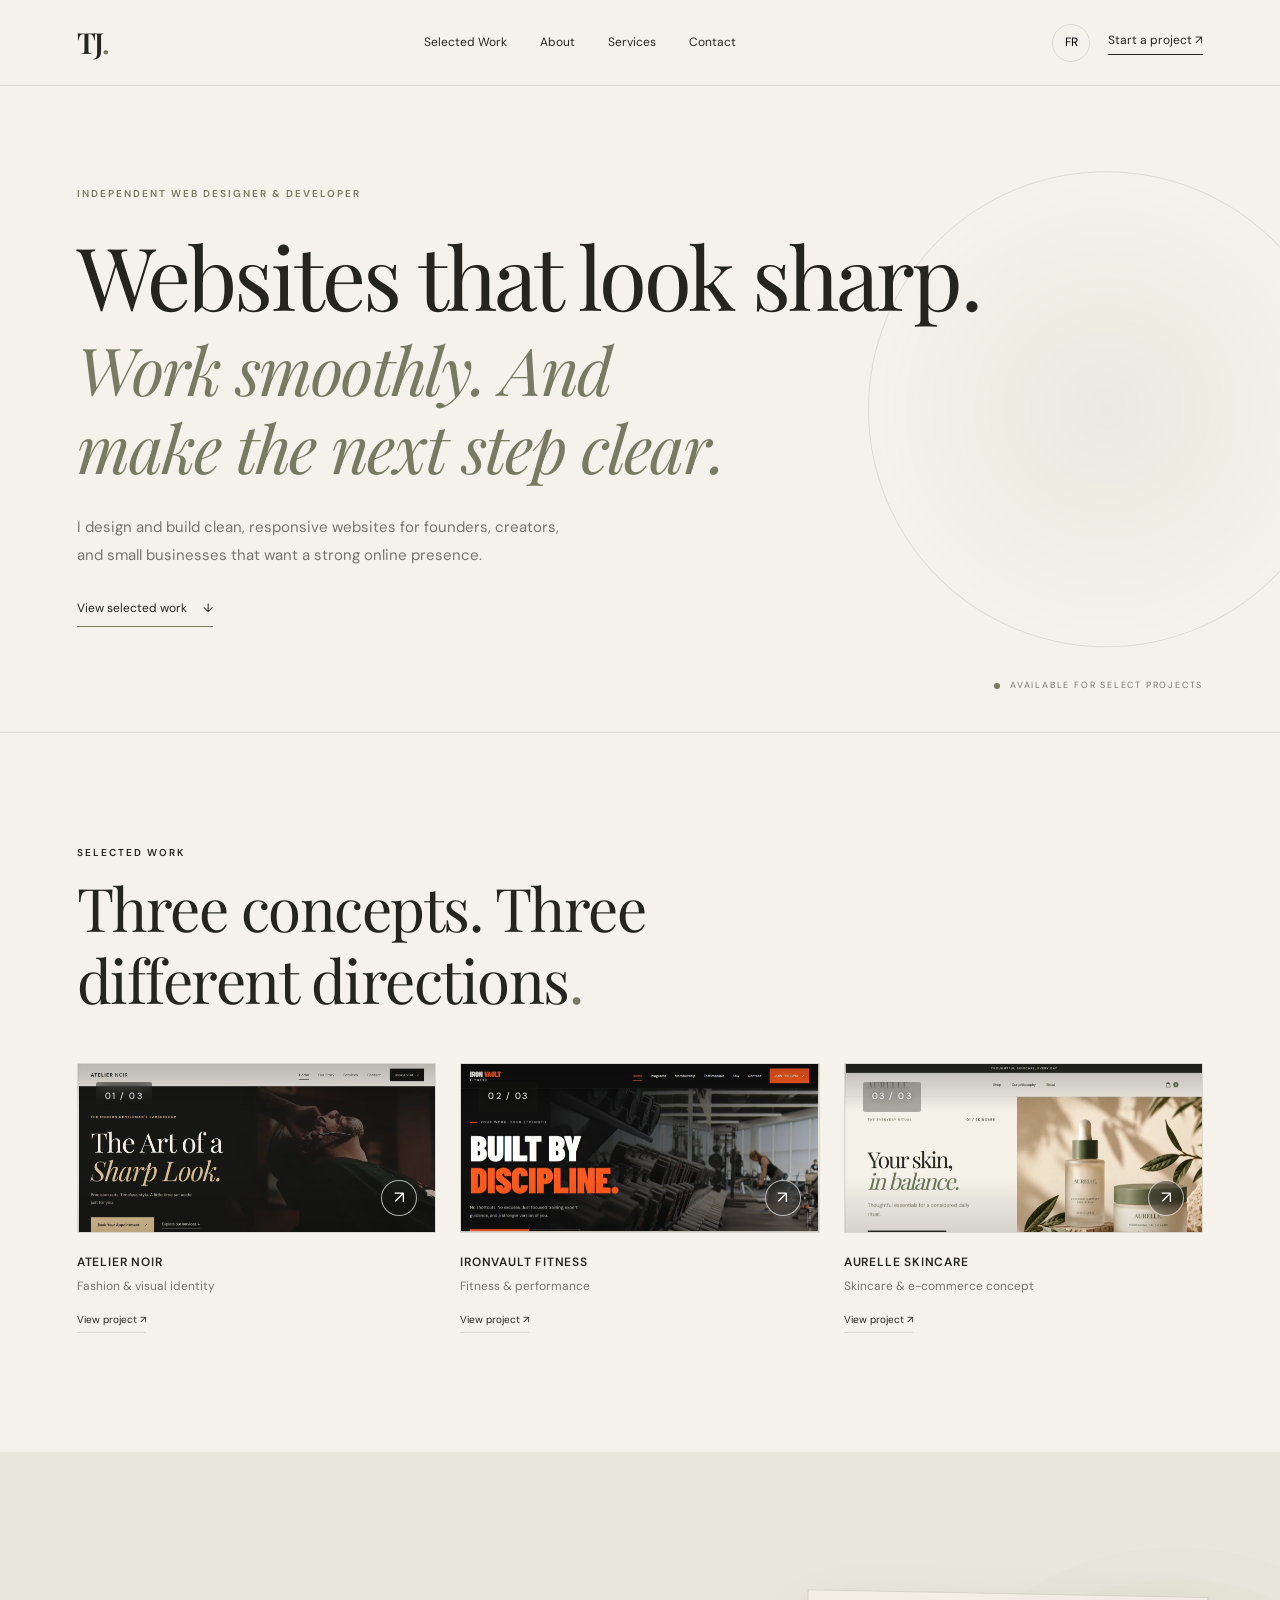
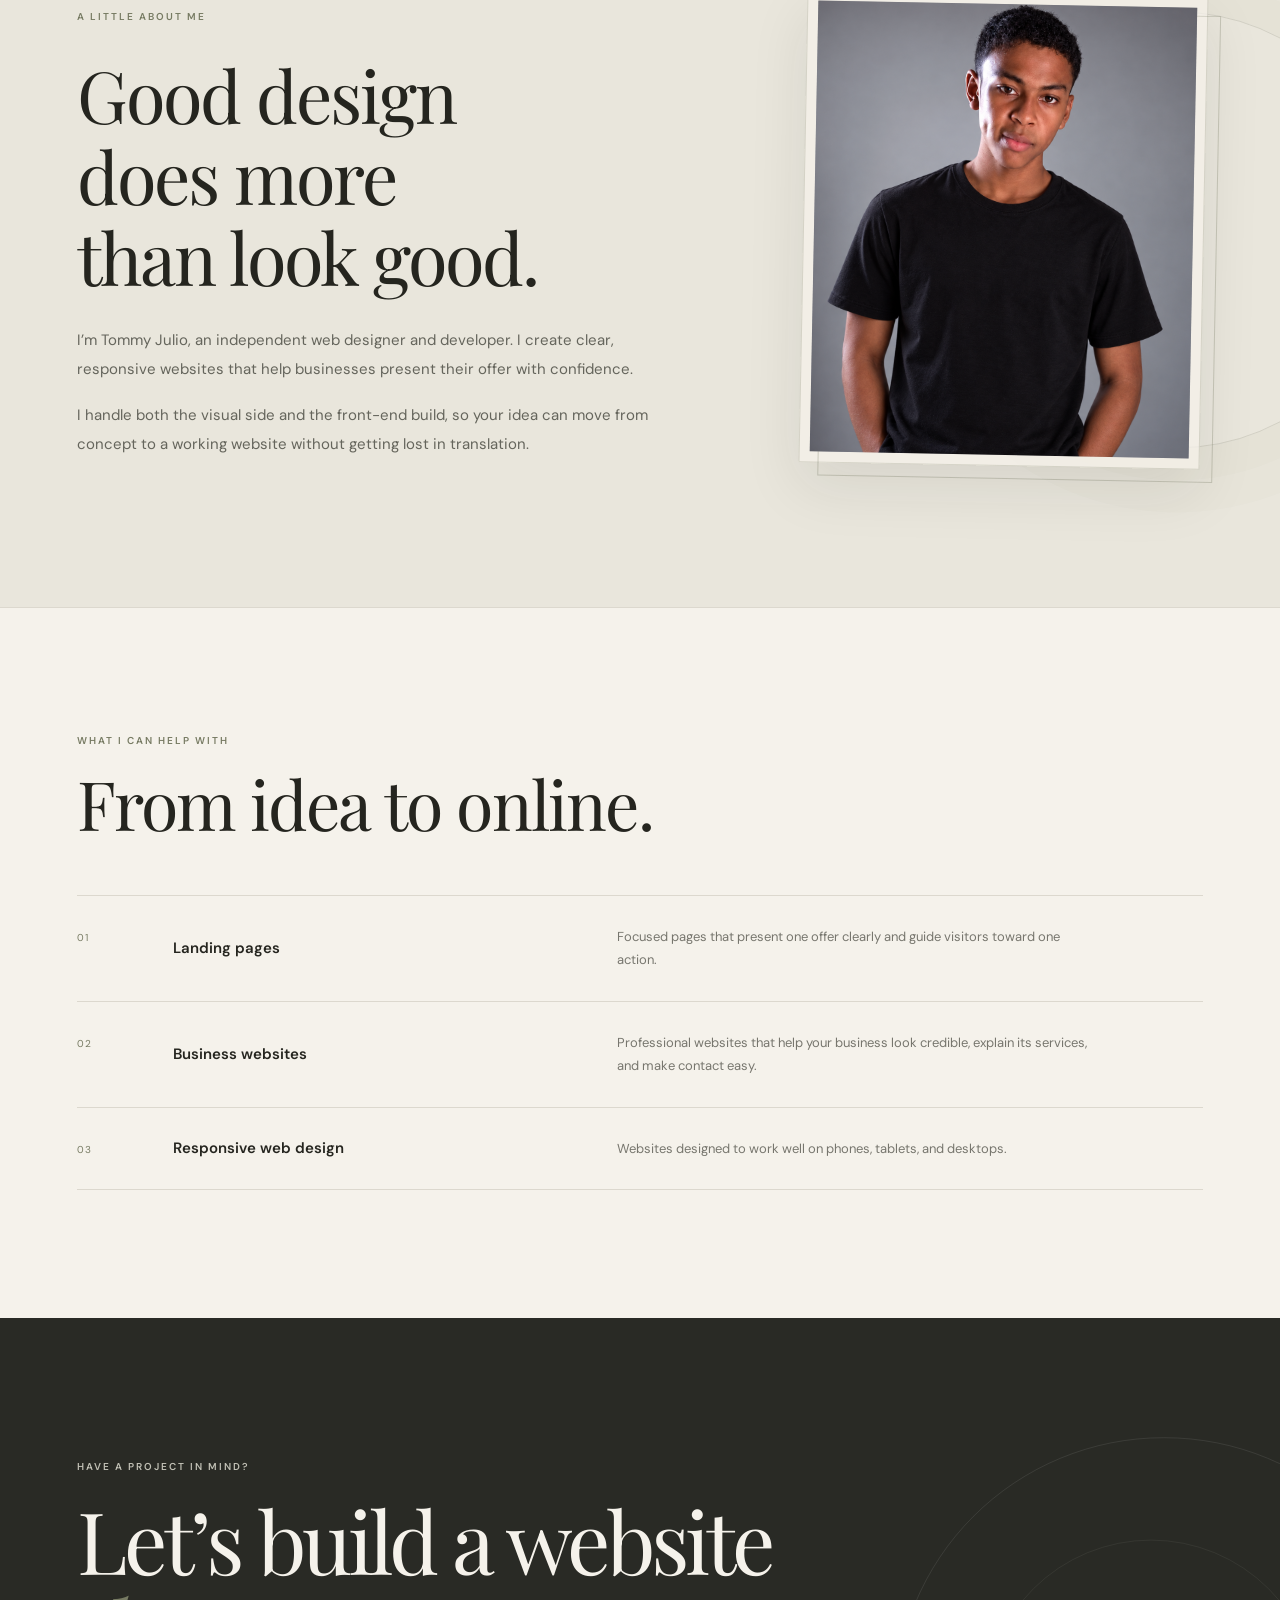
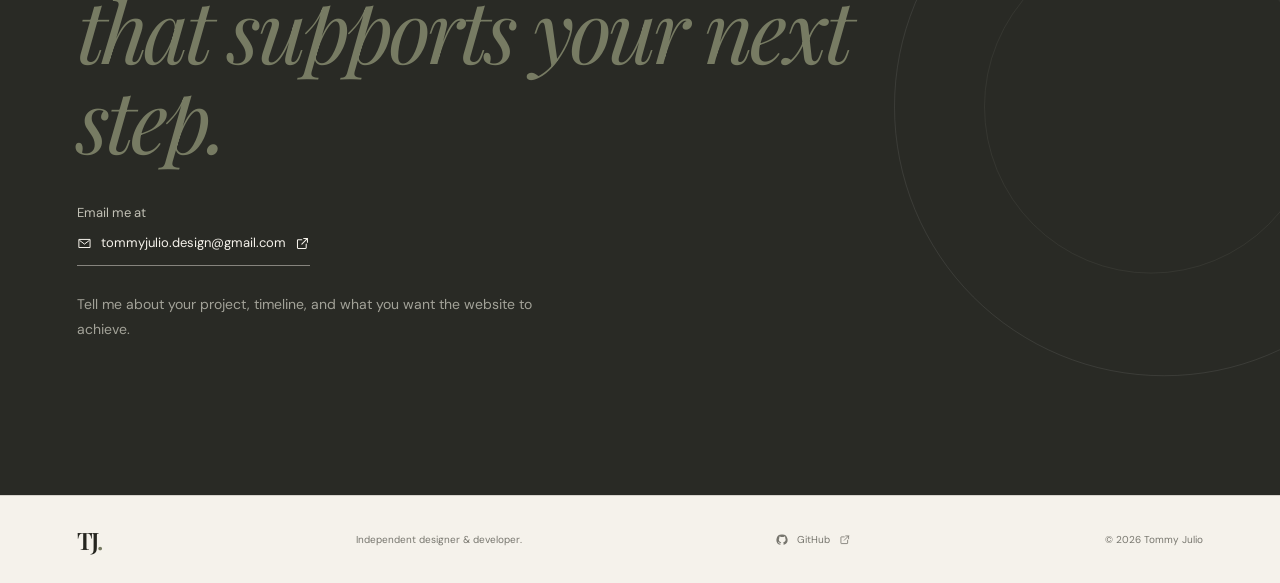
<file: index.html>
<!DOCTYPE html>
<html lang="en">
<head>
  <meta charset="UTF-8">
  <meta name="viewport" content="width=device-width, initial-scale=1.0">
  <meta name="description" content="Tommy Julio — independent web designer and developer creating clean, responsive websites for founders, creators, and small businesses.">
  <meta name="theme-color" content="#f5f2eb">
  <meta name="robots" content="index, follow">
  <link rel="canonical" href="https://tommyjuliodesign-web.github.io/">
  <link rel="icon" type="image/svg+xml" href="assets/favicon.svg">

  <meta property="og:type" content="website">
  <meta property="og:site_name" content="Tommy Julio">
  <meta property="og:title" content="Tommy Julio — Web Designer &amp; Developer">
  <meta property="og:description" content="Clean, responsive websites for founders, creators, and small businesses.">
  <meta property="og:url" content="https://tommyjuliodesign-web.github.io/">
  <meta property="og:image" content="https://tommyjuliodesign-web.github.io/assets/images/atelier-noir.webp">
  <meta property="og:image:alt" content="Preview of the ATELIER NOIR website concept">
  <meta property="og:locale" content="en_US">
  <meta property="og:locale:alternate" content="fr_FR">

  <meta name="twitter:card" content="summary_large_image">
  <meta name="twitter:title" content="Tommy Julio — Web Designer &amp; Developer">
  <meta name="twitter:description" content="Clean, responsive websites for founders, creators, and small businesses.">
  <meta name="twitter:image" content="https://tommyjuliodesign-web.github.io/assets/images/atelier-noir.webp">

  <link rel="preconnect" href="https://fonts.googleapis.com">
  <link rel="preconnect" href="https://fonts.gstatic.com" crossorigin>
  <link href="https://fonts.googleapis.com/css2?family=DM+Sans:wght@400;500;600;700&amp;family=Playfair+Display:ital,wght@0,400;0,500;0,600;1,400;1,500&amp;display=swap" rel="stylesheet">
  <title>Tommy Julio — Web Designer & Developer</title>
  <link rel="stylesheet" href="style.css">
  <script src="script.js" defer></script>
</head>
<body>
  <header class="site-header">
    <a class="logo" href="#home" aria-label="Tommy Julio — Home">
      TJ<span>.</span>
    </a>

    <nav class="main-nav" aria-label="Main navigation">
      <a href="#work" data-i18n="navWork">Selected Work</a>
      <a href="#about" data-i18n="navAbout">About</a>
      <a href="#services" data-i18n="navServices">Services</a>
      <a href="#contact" data-i18n="navContact">Contact</a>
    </nav>

    <div class="header-actions">
      <button type="button" class="language-toggle" id="language-toggle"
        aria-label="Switch language" aria-pressed="false">
        FR
      </button>
      <a class="header-cta" href="#contact" data-i18n="navCta">Start a project ↗</a>
    </div>
  </header>

  <main>    
    <section class="hero" id="home">
      <p class="eyebrow" data-i18n="heroEyebrow">INDEPENDENT WEB DESIGNER & DEVELOPER</p>

      <h1 data-i18n="heroTitle">Websites that look sharp.<br><em>Work smoothly. And make the next step clear.</em></h1>

      <p class="hero-description" data-i18n="heroDescription">
        I design and build clean, responsive websites that help small businesses and creators look professional, communicate clearly, and turn visitors into customers.
      </p>

      <a class="text-link" href="#work">
        <span data-i18n="heroLink">Explore my work</span>
        <span aria-hidden="true">↓</span>
      </a>

      <p class="hero-note" data-i18n="heroNote">Available for select projects</p>
    </section>

    <section class="work-section" id="work">
      <div class="section-heading">
        <div>
          <p class="eyebrow" data-i18n="workEyebrow">SELECTED WORK</p>
          <h2 data-i18n="workTitle">Three concepts. Three different directions<span>.</span></h2>
        </div>
      </div>

      <div class="project-grid">
        <article class="project-card">
          <a class="project-image atelier-image"
             href="https://tommyjuliodesign-web.github.io/atelier-noir/"
             target="_blank" rel="noopener noreferrer"
             aria-label="View ATELIER NOIR live demo">
            <img
              class="project-screenshot"
              src="assets/images/atelier-noir.webp"
              width="1400" height="659" loading="lazy" decoding="async"
              alt="Preview of the ATELIER NOIR website"
            >
            <span class="project-number">01 / 03</span>
            <span class="project-open" aria-hidden="true">↗</span>
          </a>
          <div class="project-info">
            <div>
              <h3>ATELIER NOIR</h3>
              <p data-i18n="atelierDescription">Fashion &amp; visual identity</p>
            </div>
            <a href="https://tommyjuliodesign-web.github.io/atelier-noir/"
               target="_blank" rel="noopener noreferrer"
               data-i18n="viewProject">View project ↗</a>
          </div>
        </article>

        <article class="project-card">
          <a class="project-image ironvault-image"
             href="https://tommyjuliodesign-web.github.io/ironvault-fitness/"
             target="_blank" rel="noopener noreferrer"
             aria-label="View Ironvault Fitness live demo">
            <img
              class="project-screenshot"
              src="assets/images/ironvault-fitness.webp"
              width="1400" height="654" loading="lazy" decoding="async"
              alt="Preview of the Ironvault Fitness website"
            >
            <span class="project-number">02 / 03</span>
            <span class="project-open" aria-hidden="true">↗</span>
          </a>
          <div class="project-info">
            <div>
              <h3>IRONVAULT FITNESS</h3>
              <p data-i18n="ironvaultDescription">Fitness &amp; performance</p>
            </div>
            <a href="https://tommyjuliodesign-web.github.io/ironvault-fitness/"
               target="_blank" rel="noopener noreferrer"
               data-i18n="viewProject">View project ↗</a>
          </div>
        </article>

        <article class="project-card">
          <a class="project-image aurelle-image"
             href="https://tommyjuliodesign-web.github.io/aurelle-skincare/"
             target="_blank" rel="noopener noreferrer"
             aria-label="View AURELLE SKINCARE live demo">
            <img
              class="project-screenshot"
              src="assets/images/aurelle-skincare.webp"
              width="1400" height="659" loading="lazy" decoding="async"
              alt="Preview of the AURELLE Skincare website"
            >
            <span class="project-number">03 / 03</span>
            <span class="project-open" aria-hidden="true">↗</span>
          </a>
          <div class="project-info">
            <div>
              <h3>AURELLE SKINCARE</h3>
              <p data-i18n="aurelleDescription">Skincare &amp; e-commerce concept</p>
            </div>
            <a href="https://tommyjuliodesign-web.github.io/aurelle-skincare/"
               target="_blank" rel="noopener noreferrer"
               data-i18n="viewProject">View project ↗</a>
          </div>
        </article>
      </div>
    </section>

    <section class="about-section" id="about">
      <p class="eyebrow" data-i18n="aboutEyebrow">A LITTLE ABOUT ME</p>
      <div class="about-copy">
        <h2 data-i18n="aboutTitle">Good design does more than look good.</h2>
        <p data-i18n="aboutDescription">
          I’m Tommy Julio, an independent web designer and developer. I create clear, responsive websites that help businesses present their offer with confidence.
        </p>
        <p data-i18n="aboutDescription2">
          I handle both the visual side and the front-end build, so your idea can move from concept to a working website without getting lost in translation.
        </p>
      </div>
      <figure class="about-portrait">
        <img src="assets/images/tommy-portrait.png" alt="Portrait of Tommy Julio" loading="lazy" decoding="async">
      </figure>
    </section>

    <section class="services-section" id="services">
      <p class="eyebrow" data-i18n="servicesEyebrow">WHAT I CAN HELP WITH</p>
      <h2 data-i18n="servicesTitle">From idea to online.</h2>

      <div class="service-list">
        <article class="service-item">
          <span>01</span>
          <h3 data-i18n="serviceOne">Landing pages</h3>
          <p data-i18n="serviceOneDescription">Focused pages that present one offer clearly and guide visitors toward one action.</p>
        </article>
        <article class="service-item">
          <span>02</span>
          <h3 data-i18n="serviceTwo">Business websites</h3>
          <p data-i18n="serviceTwoDescription">Professional websites that help your business look credible, explain its services, and make contact easy.</p>
        </article>
        <article class="service-item">
          <span>03</span>
          <h3 data-i18n="serviceThree">Responsive web design</h3>
          <p data-i18n="serviceThreeDescription">Websites designed to work well on phones, tablets, and desktops.</p>
        </article>
      </div>
    </section>

    <section class="contact-section" id="contact">
      <p class="eyebrow" data-i18n="contactEyebrow">HAVE A PROJECT IN MIND?</p>
      <h2 data-i18n="contactTitle">Let’s build a website<br><em>that supports your next step.</em></h2>
      <p class="contact-lead" data-i18n="contactLead">Email me at</p>
      <a class="contact-link" href="mailto:tommyjulio.design@gmail.com">
        <svg class="inline-icon" viewBox="0 0 24 24" aria-hidden="true" focusable="false"><path d="M3 5.5h18v13H3z" fill="none" stroke="currentColor" stroke-width="1.6"/><path d="m4 7 8 6 8-6" fill="none" stroke="currentColor" stroke-width="1.6" stroke-linejoin="round"/></svg>
        tommyjulio.design@gmail.com
        <svg class="inline-icon" viewBox="0 0 24 24" aria-hidden="true" focusable="false"><path d="M14 4h6v6M20 4l-9 9" fill="none" stroke="currentColor" stroke-width="1.7" stroke-linecap="round" stroke-linejoin="round"/><path d="M18 13v6a1 1 0 0 1-1 1H5a1 1 0 0 1-1-1V7a1 1 0 0 1 1-1h6" fill="none" stroke="currentColor" stroke-width="1.7" stroke-linecap="round"/></svg>
      </a>
      <p class="contact-note" data-i18n="contactNote">Tell me about your project, timeline, and what you want the website to achieve.</p>
    </section>
  </main>

  <footer class="site-footer">
    <a class="logo" href="#home">TJ<span>.</span></a>
    <p data-i18n="footerText">Independent designer &amp; developer.</p>
    <a href="https://github.com/tommyjuliodesign-web"
      target="_blank"
      rel="noopener noreferrer">
      <svg class="inline-icon" viewBox="0 0 24 24" aria-hidden="true" focusable="false"><path fill="currentColor" d="M12 .9a11.1 11.1 0 0 0-3.51 21.63c.56.1.76-.24.76-.54v-2.1c-3.1.68-3.76-1.32-3.76-1.32-.5-1.28-1.24-1.62-1.24-1.62-1.02-.7.08-.69.08-.69 1.12.08 1.71 1.15 1.71 1.15 1 .1.1.1.1 0 1.28 1.72 3.36 1.23 4.18.94.1-.73.4-1.23.72-1.51-2.48-.28-5.09-1.24-5.09-5.52 0-1.22.44-2.22 1.15-3-.12-.28-.5-1.42.11-2.96 0 0 .94-.3 3.05 1.15a10.6 10.6 0 0 1 5.55 0c2.11-1.45 3.05-1.15 3.05-1.15.61 1.54.23 2.68.11 2.96.72.78 1.15 1.78 1.15 3 0 4.29-2.61 5.23-5.1 5.51.4.35.76 1.02.76 2.06v3.05c0 .3.2.65.77.54A11.1 11.1 0 0 0 12 .9Z"/></svg>
      GitHub <svg class="inline-icon" viewBox="0 0 24 24" aria-hidden="true" focusable="false"><path d="M14 4h6v6M20 4l-9 9" fill="none" stroke="currentColor" stroke-width="1.7" stroke-linecap="round" stroke-linejoin="round"/><path d="M18 13v6a1 1 0 0 1-1 1H5a1 1 0 0 1-1-1V7a1 1 0 0 1 1-1h6" fill="none" stroke="currentColor" stroke-width="1.7" stroke-linecap="round"/></svg>
    </a>
    <p>© <span id="current-year"></span> Tommy Julio</p>
  </footer>
</body>
</html>
</file>
<file: style.css>
:root {
  --paper: #f5f2eb;
  --ink: #25251f;
  --muted: #77766e;
  --line: #dcd8ce;
  --accent: #777b63;
  --gutter: clamp(22px, 6vw, 88px);
  --serif: "Playfair Display", Georgia, serif;
  --sans: "DM Sans", Arial, sans-serif;
}

* {
  box-sizing: border-box;
}

html {
  scroll-behavior: smooth;
  scroll-padding-top: 90px;
}

body {
  margin: 0;
  background: var(--paper);
  color: var(--ink);
  font-family: var(--sans);
  font-size: 14px;
  line-height: 1.7;
}

a {
  color: inherit;
  text-decoration: none;
}

button {
  font: inherit;
}

a:focus-visible,
button:focus-visible {
  outline: 2px solid var(--accent);
  outline-offset: 5px;
}

.site-header {
  min-height: 82px;
  padding: 18px var(--gutter);
  display: flex;
  align-items: center;
  justify-content: space-between;
  gap: 28px;
  border-bottom: 1px solid var(--line);
}

.logo {
  font-family: var(--serif);
  font-size: 29px;
  font-weight: 600;
  letter-spacing: -2px;
}

.logo span,
.section-heading h2 span {
  color: var(--accent);
}

.main-nav,
.header-actions {
  display: flex;
  align-items: center;
  gap: clamp(16px, 2.6vw, 38px);
}

.main-nav a,
.header-cta,
.language-toggle {
  font-size: 12px;
}

.main-nav a,
.site-footer a,
.project-info a {
  transition: opacity 180ms ease;
}

.main-nav a:hover,
.site-footer a:hover,
.project-info a:hover {
  opacity: 0.6;
}

.header-actions {
  gap: 18px;
}

.language-toggle {
  border: 1px solid var(--line);
  border-radius: 50%;
  background: transparent;
  width: 38px;
  height: 38px;
  cursor: pointer;
}

.header-cta {
  border-bottom: 1px solid var(--ink);
  padding-bottom: 3px;
}

.hero {
  min-height: 590px;
  padding: 115px var(--gutter) 80px;
  display: flex;
  flex-direction: column;
  align-items: flex-start;
  justify-content: center;
  position: relative;
}

.eyebrow {
  margin: 0 0 25px;
  font-size: 10px;
  font-weight: 600;
  letter-spacing: 2px;
  line-height: 1.6;
}

.hero h1,
.contact-section h2 {
  margin: 0;
  font-family: var(--serif);
  font-size: clamp(48px, 7.4vw, 100px);
  font-weight: 400;
  line-height: 1.1;
  letter-spacing: -3px;
}

.hero h1 em,
.contact-section h2 em {
  color: var(--accent);
  font-weight: 400;
}

.hero-description {
  max-width: 440px;
  margin: 27px 0;
  color: var(--muted);
  font-size: 15px;
}

.text-link {
  display: inline-flex;
  align-items: center;
  gap: 14px;
  padding-bottom: 7px;
  border-bottom: 1px solid var(--ink);
  font-size: 12px;
}

.hero-note {
  position: absolute;
  right: var(--gutter);
  bottom: 32px;
  color: var(--muted);
  font-size: 9px;
  letter-spacing: 1.6px;
}

.work-section,
.services-section {
  padding: 100px var(--gutter);
  border-top: 1px solid var(--line);
}

.section-heading {
  display: flex;
  justify-content: space-between;
  align-items: flex-end;
  gap: 24px;
  margin-bottom: 42px;
}

.section-heading .eyebrow {
  margin-bottom: 10px;
}

.section-heading h2,
.about-section h2,
.services-section > h2 {
  margin: 0;
  font-family: var(--serif);
  font-size: clamp(36px, 5vw, 60px);
  font-weight: 400;
  line-height: 1.2;
  letter-spacing: -1.5px;
}

.section-heading > p {
  color: var(--muted);
  font-size: 12px;
}

.project-grid {
  display: grid;
  grid-template-columns: repeat(2, minmax(0, 1fr));
  gap: 48px 24px;
}

.project-card {
  min-width: 0;
}

.project-image {
  min-height: 330px;
  aspect-ratio: 1.25;
  position: relative;
  overflow: hidden;
  display: flex;
  align-items: center;
  justify-content: center;
  transition: filter 250ms ease;
}

.project-image:hover {
  filter: brightness(0.94);
}

.atelier-image {
  background: #24221f;
  color: #e9dfcf;
}

.ironvault-image {
  background: #333631;
  color: #f0eee5;
}

.aurelle-image {
  background: #e6e3d7;
  color: #48513e;
}

.project-number {
  position: absolute;
  top: 22px;
  left: 22px;
  font-size: 9px;
  letter-spacing: 1.4px;
}

.project-visual-title {
  text-align: center;
  font-family: var(--serif);
  font-size: clamp(34px, 5vw, 64px);
  line-height: 0.98;
  letter-spacing: -1.5px;
}

.atelier-image .project-visual-title {
  font-weight: 500;
}

.atelier-image .project-visual-title span {
  color: #bc9d79;
}

.ironvault-image .project-visual-title {
  font-family: var(--sans);
  font-size: clamp(30px, 4.5vw, 54px);
  font-weight: 700;
  letter-spacing: -2px;
}

.ironvault-image .project-visual-title span {
  color: #c6a16d;
}

.aurelle-image .project-visual-title {
  font-size: clamp(37px, 5vw, 60px);
  letter-spacing: 2px;
}

.aurelle-image .project-visual-title > span {
  font-family: var(--sans);
  font-size: 13px;
  vertical-align: top;
}

.project-visual-title small {
  display: block;
  margin-top: 15px;
  font-family: var(--sans);
  font-size: 9px;
  letter-spacing: 3px;
}

.project-open {
  position: absolute;
  right: 20px;
  bottom: 16px;
  font-size: 20px;
}

.project-info {
  display: flex;
  justify-content: space-between;
  align-items: flex-start;
  gap: 15px;
  padding-top: 18px;
}

.project-info h3,
.service-item h3 {
  margin: 0;
  font-size: 12px;
  font-weight: 600;
  letter-spacing: 0.6px;
}

.project-info p {
  margin: 4px 0 0;
  color: var(--muted);
  font-size: 12px;
}

.project-info > a {
  flex-shrink: 0;
  font-size: 10px;
  padding-top: 2px;
}

.about-section {
  padding: 115px var(--gutter);
  background: #e9e6dc;
}

.about-section h2 {
  max-width: 780px;
}

.about-section > p:not(.eyebrow) {
  max-width: 570px;
  margin: 28px 0 0;
  color: #65655c;
  font-size: 15px;
}

.about-section > p:not(.eyebrow) + p {
  margin-top: 16px;
}

.contact-lead {
  margin: 38px 0 0;
  color: #c1c0b5;
  font-size: 13px;
}

.contact-lead + .contact-link {
  margin-top: 8px;
}

.contact-note {
  max-width: 480px;
  margin: 26px 0 0;
  color: #c1c0b5;
  font-size: 14px;
}

.hero-note {
  text-transform: uppercase;
}

/* Longer hero headline: keep the two lines readable */
.hero h1 {
  font-size: clamp(40px, 5.6vw, 80px);
  max-width: 100%;
}

.hero h1 em {
  display: inline-block;
  font-size: 0.62em;
  line-height: 1.2;
  letter-spacing: -1.5px;
  margin-top: 0.15em;
  max-width: 26ch;
}

.services-section > .eyebrow {
  margin-bottom: 12px;
}

.services-section > h2 {
  margin-bottom: 45px;
}

.service-list {
  border-top: 1px solid var(--line);
}

.service-item {
  display: grid;
  grid-template-columns: 50px 1fr 1.2fr;
  gap: 20px;
  align-items: baseline;
  padding: 24px 0;
  border-bottom: 1px solid var(--line);
}

.service-item > span,
.service-item p {
  color: var(--muted);
  font-size: 12px;
}

.service-item h3 {
  font-size: 15px;
  letter-spacing: 0;
}

.service-item p {
  margin: 0;
}

.contact-section {
  padding: 110px var(--gutter) 120px;
  background: #292a25;
  color: #f5f2eb;
}

.contact-section .eyebrow {
  color: #c1c0b5;
}

.contact-section h2 {
  font-size: clamp(44px, 7vw, 86px);
}

.contact-link {
  display: inline-flex;
  align-items: center;
  gap: 18px;
  margin-top: 35px;
  padding-bottom: 8px;
  border-bottom: 1px solid #858578;
  font-size: 13px;
}

.site-footer {
  display: flex;
  flex-wrap: wrap;
  align-items: center;
  justify-content: space-between;
  gap: 18px;
  padding: 25px var(--gutter);
  border-top: 1px solid var(--line);
}

.site-footer .logo {
  font-size: 24px;
}

.site-footer p,
.site-footer > a:not(.logo) {
  margin: 0;
  color: var(--muted);
  font-size: 10px;
}

@media (min-width: 1400px) {
  .site-header,
  main > section,
  .site-footer {
    padding-left: max(var(--gutter), calc((100vw - 1240px) / 2));
    padding-right: max(var(--gutter), calc((100vw - 1240px) / 2));
  }
}

@media (max-width: 760px) {
  .site-header {
    min-height: 72px;
    gap: 14px;
  }

  .main-nav {
    gap: 14px;
  }

  .main-nav a {
    font-size: 10px;
  }

  .header-actions {
    gap: 12px;
  }

  .header-cta {
    display: none;
  }

  .hero {
    min-height: 520px;
    padding-top: 90px;
  }

  .hero h1,
  .contact-section h2 {
    letter-spacing: -1.8px;
  }

  .project-grid {
    grid-template-columns: 1fr;
    gap: 38px;
  }

  .project-image {
    min-height: 300px;
  }

  .section-heading {
    align-items: flex-start;
    flex-direction: column;
    gap: 6px;
  }

  .section-heading > p {
    margin-top: 0;
  }

  .service-item {
    grid-template-columns: 32px 1fr;
    gap: 8px 14px;
  }

  .service-item p {
    grid-column: 2;
  }

  .site-footer {
    justify-content: flex-start;
  }

  .site-footer p:last-child {
    width: 100%;
  }
}

@media (max-width: 480px) {
  :root {
    --gutter: 22px;
  }

  .site-header {
    flex-wrap: wrap;
  }

  .main-nav {
    order: 3;
    width: 100%;
    justify-content: space-between;
    gap: 8px;
  }

  .main-nav a {
    font-size: 10px;
  }

  .hero {
    min-height: 480px;
    padding-bottom: 100px;
  }

  .hero h1 {
    font-size: clamp(43px, 11vw, 56px);
  }

  .hero-description {
    font-size: 14px;
  }

  .hero-note {
    left: var(--gutter);
    right: auto;
  }

  .work-section,
  .services-section {
    padding-top: 75px;
    padding-bottom: 75px;
  }

  .project-image {
    min-height: 250px;
  }

  .project-info {
    flex-direction: column;
    gap: 10px;
  }

  .about-section {
    padding-top: 80px;
    padding-bottom: 80px;
  }

  .contact-section {
    padding-top: 85px;
    padding-bottom: 90px;
  }

  .contact-link {
    overflow-wrap: anywhere;
    font-size: 12px;
  }
}

@media (prefers-reduced-motion: reduce) {
  html {
    scroll-behavior: auto;
  }

  *,
  *::before,
  *::after {
    animation-duration: 0.01ms !important;
    transition-duration: 0.01ms !important;
  }
}

.project-screenshot {
  display: block;
  width: 100%;
  height: 100%;
  position: absolute;
  inset: 0;
  object-fit: cover;
  object-position: center top;
  transition: transform 350ms ease;
}

.project-image:hover .project-screenshot {
  transform: scale(1.025);
}

@media (prefers-reduced-motion: reduce) {
  .project-screenshot {
    transition: none;
  }

  .project-image:hover .project-screenshot {
    transform: none;
  }
}

.project-image:has(.project-screenshot) {
  isolation: isolate;
}

.project-image:has(.project-screenshot)::after {
  content: "";
  position: absolute;
  inset: 0;
  z-index: 0;
  background: linear-gradient(
    180deg,
    rgba(0, 0, 0, 0.24),
    transparent 28%,
    transparent 68%,
    rgba(0, 0, 0, 0.12)
  );
  pointer-events: none;
}

.project-number,
.project-open {
  z-index: 1;
}

.project-image:has(.project-screenshot) .project-number,
.project-image:has(.project-screenshot) .project-open {
  color: #fff;
  text-shadow: 0 1px 5px rgba(0, 0, 0, 0.35);
}

/* Portfolio interaction polish */

.project-card {
  animation: portfolio-fade-up 650ms ease-out both;
}

.project-card:nth-child(2) {
  animation-delay: 100ms;
}

.project-card:nth-child(3) {
  animation-delay: 200ms;
}

.project-info h3 {
  transition: color 200ms ease;
}

.project-card:hover .project-info h3 {
  color: var(--accent);
}

.text-link,
.contact-link {
  transition: opacity 200ms ease;
}

.text-link:hover,
.contact-link:hover {
  opacity: 0.7;
}

@keyframes portfolio-fade-up {
  from {
    opacity: 0;
    transform: translateY(14px);
  }

  to {
    opacity: 1;
    transform: translateY(0);
  }
}

@media (prefers-reduced-motion: reduce) {
  .project-card {
    animation: none;
  }

  .project-info h3,
  .text-link,
  .contact-link {
    transition: none;
  }
}

/* Hero section refinement */
.hero {
  min-height: 560px;
  padding-top: 90px;
  padding-bottom: 90px;
}

.hero .eyebrow {
  margin-bottom: 22px;
}

.hero h1 {
  max-width: 900px;
  font-size: clamp(44px, 6.5vw, 84px);
  line-height: 1.08;
  letter-spacing: -2.5px;
}

.hero h1 em {
  display: inline;
  font-size: 0.82em;
  line-height: inherit;
  letter-spacing: -1.5px;
  margin-top: 0;
  max-width: none;
}

.hero-description {
  max-width: 520px;
  margin: 26px 0;
  line-height: 1.8;
}

@media (max-width: 480px) {
  .hero {
    min-height: auto;
    padding-top: 75px;
    padding-bottom: 110px;
  }

  .hero h1 {
    font-size: clamp(39px, 10vw, 52px);
    letter-spacing: -1.8px;
  }

  .hero h1 em {
    font-size: 0.88em;
    letter-spacing: -1px;
  }
}

/* ========================================
   VISUAL REFINEMENT — HEADER & HERO
   Text content and project images unchanged
======================================== */

/* Refined, persistent navigation */
.site-header {
  position: sticky;
  top: 0;
  z-index: 100;
  background: rgba(245, 242, 235, 0.94);
  -webkit-backdrop-filter: blur(14px);
  backdrop-filter: blur(14px);
  border-bottom: 1px solid rgba(220, 216, 206, 0.85);
  transition: background 220ms ease;
}

.logo {
  transition: opacity 200ms ease;
}

.logo:hover {
  opacity: 0.72;
}

.main-nav a {
  position: relative;
  padding: 8px 0;
}

.main-nav a::after {
  content: "";
  position: absolute;
  left: 0;
  right: 100%;
  bottom: 2px;
  height: 1px;
  background: var(--accent);
  transition: right 220ms ease;
}

.main-nav a:hover::after {
  right: 0;
}

.header-cta {
  transition: color 200ms ease, border-color 200ms ease;
}

.header-cta:hover {
  color: var(--accent);
  border-color: var(--accent);
}

.language-toggle {
  transition:
    background 200ms ease,
    color 200ms ease,
    border-color 200ms ease;
}

.language-toggle:hover {
  background: var(--ink);
  color: var(--paper);
  border-color: var(--ink);
}

/* More deliberate hero composition */
.hero {
  min-height: 610px;
  padding-top: 100px;
  padding-bottom: 105px;
  overflow: hidden;
  isolation: isolate;
}

/* Quiet decorative circle for visual depth */
.hero::before {
  content: "";
  position: absolute;
  z-index: -1;
  width: clamp(260px, 37vw, 510px);
  aspect-ratio: 1;
  top: 50%;
  right: -5%;
  transform: translateY(-50%);
  border: 1px solid rgba(119, 123, 99, 0.18);
  border-radius: 50%;
  background:
    radial-gradient(
      circle at center,
      rgba(119, 123, 99, 0.07),
      rgba(119, 123, 99, 0.015) 58%,
      transparent 72%
    );
  pointer-events: none;
}

.hero .eyebrow {
  margin-bottom: 26px;
  color: var(--accent);
}

.hero h1 {
  position: relative;
  max-width: 1000px;
  font-size: clamp(48px, 6.8vw, 88px);
  line-height: 1.08;
  letter-spacing: -2.8px;
  text-wrap: balance;
}

.hero h1 em {
  display: inline-block;
  max-width: 100%;
  margin-top: 0.12em;
  font-size: 0.76em;
  line-height: 1.18;
  letter-spacing: -1.8px;
}

.hero-description {
  max-width: 490px;
  margin-top: 28px;
  margin-bottom: 28px;
  font-size: 15px;
  line-height: 1.85;
}

.text-link {
  gap: 16px;
  padding-bottom: 8px;
  border-color: var(--accent);
  transition: gap 220ms ease, color 220ms ease;
}

.text-link:hover {
  gap: 22px;
  color: var(--accent);
}

.hero-note {
  bottom: 30px;
  display: flex;
  align-items: center;
  gap: 10px;
  font-size: 9px;
  letter-spacing: 1.8px;
}

.hero-note::before {
  content: "";
  width: 6px;
  height: 6px;
  flex: 0 0 6px;
  border-radius: 50%;
  background: var(--accent);
}

/* Tablet */
@media (max-width: 760px) {
  .hero {
    min-height: 540px;
    padding-top: 85px;
    padding-bottom: 110px;
  }

  .hero::before {
    width: 300px;
    right: -100px;
    top: 48%;
  }

  .hero h1 {
    max-width: 650px;
    font-size: clamp(44px, 8vw, 62px);
    letter-spacing: -2px;
  }

  .hero h1 em {
    letter-spacing: -1.2px;
  }

  .hero-description {
    max-width: 460px;
  }
}

/* Mobile */
@media (max-width: 480px) {
  .site-header {
    row-gap: 12px;
  }

  .hero {
    min-height: 0;
    padding-top: 78px;
    padding-bottom: 120px;
  }

  .hero::before {
    width: 230px;
    top: 42%;
    right: -125px;
  }

  .hero .eyebrow {
    max-width: 260px;
    font-size: 9px;
    letter-spacing: 1.5px;
  }

  .hero h1 {
    font-size: clamp(40px, 10.5vw, 50px);
    line-height: 1.12;
    letter-spacing: -1.7px;
  }

  .hero h1 em {
    font-size: 0.78em;
    letter-spacing: -1px;
  }

  .hero-description {
    max-width: 100%;
    margin-top: 22px;
    font-size: 14px;
    line-height: 1.8;
  }

  .hero-note {
    bottom: 30px;
    font-size: 8px;
    letter-spacing: 1.3px;
  }
}

/* Respect reduced-motion preferences */
@media (prefers-reduced-motion: reduce) {
  .site-header,
  .logo,
  .main-nav a::after,
  .header-cta,
  .language-toggle,
  .text-link {
    transition: none;
  }

  .text-link:hover {
    gap: 16px;
  }
}

/* ========================================
   STEP 2 — PROJECT GALLERY REFINEMENT
   Preserve all text and project screenshots
======================================== */

/* More balanced project section */
.work-section {
  padding-top: 112px;
  padding-bottom: 118px;
  scroll-margin-top: 80px;
}

.work-section .section-heading {
  margin-bottom: 48px;
}

.work-section .section-heading h2 {
  max-width: 760px;
  text-wrap: balance;
}

/* Three-column gallery on large screens */
@media (min-width: 1100px) {
  .project-grid {
    grid-template-columns: repeat(3, minmax(0, 1fr));
    column-gap: 24px;
    row-gap: 48px;
    align-items: start;
  }

  .project-image {
    min-height: 0;
    aspect-ratio: 0.94;
  }

  .project-visual-title {
    font-size: clamp(30px, 3vw, 46px);
  }

  .ironvault-image .project-visual-title {
    font-size: clamp(27px, 2.6vw, 40px);
  }

  .aurelle-image .project-visual-title {
    font-size: clamp(32px, 3vw, 46px);
  }

  .project-info {
    flex-direction: column;
    gap: 10px;
    padding-top: 20px;
  }

  .project-info h3 {
    font-size: 12px;
    letter-spacing: 0.8px;
  }

  .project-info p {
    line-height: 1.7;
  }

  .project-info > a {
    align-self: flex-start;
    margin-top: 3px;
    padding-bottom: 4px;
    border-bottom: 1px solid var(--line);
  }
}

/* Consistent image presentation */
.project-image {
  border: 1px solid rgba(37, 37, 31, 0.07);
  background-color: #e9e6dc;
  isolation: isolate;
}

.project-screenshot {
  z-index: -1;
  will-change: transform;
}

.project-image::before {
  content: "";
  position: absolute;
  z-index: 0;
  inset: 10px;
  border: 1px solid rgba(255, 255, 255, 0.16);
  opacity: 0;
  pointer-events: none;
  transition: opacity 300ms ease;
}

.project-image:hover::before {
  opacity: 1;
}

/* Refined project numbering and external-link indicator */
.project-number {
  top: 18px;
  left: 18px;
  padding: 7px 9px;
  background: rgba(25, 25, 23, 0.32);
  backdrop-filter: blur(8px);
  border-radius: 2px;
  font-size: 9px;
  letter-spacing: 1.5px;
}

.project-open {
  right: 18px;
  bottom: 16px;
  display: grid;
  place-items: center;
  width: 36px;
  height: 36px;
  border: 1px solid rgba(255, 255, 255, 0.65);
  border-radius: 50%;
  background: rgba(25, 25, 23, 0.22);
  backdrop-filter: blur(8px);
  font-size: 17px;
  transition:
    background 220ms ease,
    color 220ms ease,
    transform 220ms ease;
}

.project-card:hover .project-open {
  background: var(--paper);
  color: var(--ink);
  transform: translate(2px, -2px);
}

/* Clearer separation between image and project details */
.project-info {
  border-bottom: 1px solid transparent;
}

.project-info h3 {
  line-height: 1.6;
}

.project-info p {
  line-height: 1.7;
}

.project-info > a {
  transition:
    color 200ms ease,
    border-color 200ms ease,
    opacity 200ms ease;
}

.project-info > a:hover {
  color: var(--accent);
  border-color: var(--accent);
  opacity: 1;
}

/* Tablet gallery */
@media (min-width: 761px) and (max-width: 1099px) {
  .project-grid {
    grid-template-columns: repeat(2, minmax(0, 1fr));
    gap: 42px 22px;
  }

  .project-image {
    min-height: 0;
    aspect-ratio: 1.08;
  }

  .project-info {
    flex-direction: column;
    gap: 8px;
  }

  .project-info > a {
    align-self: flex-start;
    margin-top: 2px;
    padding-bottom: 4px;
    border-bottom: 1px solid var(--line);
  }
}

/* Mobile gallery */
@media (max-width: 760px) {
  .work-section {
    padding-top: 78px;
    padding-bottom: 82px;
  }

  .work-section .section-heading {
    margin-bottom: 32px;
  }

  .project-grid {
    grid-template-columns: minmax(0, 1fr);
    gap: 38px;
  }

  .project-image {
    aspect-ratio: 1.12;
    min-height: 0;
  }

  .project-info {
    flex-direction: row;
    justify-content: space-between;
    align-items: flex-start;
    gap: 12px;
    padding-top: 16px;
  }

  .project-info > a {
    margin-top: 2px;
    text-align: right;
  }
}

/* Small phones */
@media (max-width: 480px) {
  .work-section {
    padding-top: 68px;
    padding-bottom: 72px;
  }

  .project-grid {
    gap: 34px;
  }

  .project-image {
    aspect-ratio: 1.05;
  }

  .project-number {
    top: 13px;
    left: 13px;
  }

  .project-open {
    right: 13px;
    bottom: 13px;
    width: 32px;
    height: 32px;
  }

  .project-info {
    gap: 10px;
  }

  .project-info h3 {
    font-size: 11px;
  }

  .project-info p {
    font-size: 11px;
  }

  .project-info > a {
    max-width: 42%;
    font-size: 10px;
  }
}

/* Accessibility: respect reduced motion */
@media (prefers-reduced-motion: reduce) {
  .project-image::before,
  .project-open,
  .project-info > a {
    transition: none;
  }

  .project-card:hover .project-open {
    transform: none;
  }
}

/* ========================================
   STEP 3 — ABOUT & SERVICES
   Visual refinement only
======================================== */

/* ABOUT — stronger editorial composition */
.about-section {
  position: relative;
  overflow: hidden;
  padding: clamp(88px, 11vw, 150px) var(--gutter);
  background: #e9e6dc;
  isolation: isolate;
}

.about-section::after {
  content: "";
  position: absolute;
  z-index: -1;
  width: clamp(220px, 34vw, 440px);
  aspect-ratio: 1;
  top: 50%;
  right: -9%;
  transform: translateY(-50%);
  border: 1px solid rgba(119, 123, 99, 0.2);
  border-radius: 50%;
  box-shadow:
    0 0 0 32px rgba(119, 123, 99, 0.025),
    0 0 0 64px rgba(119, 123, 99, 0.025);
  pointer-events: none;
}

.about-section > .eyebrow {
  margin-bottom: 22px;
  color: var(--accent);
}

.about-section h2 {
  max-width: 760px;
  font-size: clamp(42px, 6vw, 72px);
  line-height: 1.12;
  letter-spacing: -2px;
  text-wrap: balance;
}

.about-section > p:not(.eyebrow) {
  position: relative;
  max-width: 590px;
  margin-top: 30px;
  font-size: 15px;
  line-height: 1.9;
}

.about-section > p:not(.eyebrow) + p {
  margin-top: 18px;
}

/* SERVICES — clearer hierarchy and rhythm */
.services-section {
  padding-top: clamp(82px, 10vw, 125px);
  padding-bottom: clamp(88px, 10vw, 130px);
}

.services-section > .eyebrow {
  margin-bottom: 16px;
  color: var(--accent);
}

.services-section > h2 {
  max-width: 750px;
  margin-bottom: 54px;
  font-size: clamp(42px, 5.5vw, 68px);
  line-height: 1.12;
  letter-spacing: -1.8px;
  text-wrap: balance;
}

.service-list {
  border-top: 1px solid var(--line);
}

.service-item {
  position: relative;
  grid-template-columns: 58px minmax(180px, 0.85fr) minmax(0, 1.2fr);
  gap: clamp(16px, 3vw, 38px);
  align-items: center;
  padding: 29px 12px 29px 0;
  border-bottom: 1px solid var(--line);
  transition:
    padding 220ms ease,
    background-color 220ms ease;
}

.service-item > span {
  align-self: start;
  padding-top: 4px;
  color: var(--accent);
  font-size: 10px;
  letter-spacing: 1.5px;
}

.service-item h3 {
  font-size: 15px;
  font-weight: 600;
  line-height: 1.5;
  letter-spacing: 0;
  transition: transform 220ms ease, color 220ms ease;
}

.service-item p {
  max-width: 470px;
  color: var(--muted);
  font-size: 13px;
  line-height: 1.8;
}

@media (hover: hover) and (pointer: fine) {
  .service-item:hover {
    padding-left: 12px;
    background-color: rgba(119, 123, 99, 0.045);
  }

  .service-item:hover h3 {
    color: var(--accent);
    transform: translateX(3px);
  }
}

/* Tablet */
@media (max-width: 760px) {
  .about-section {
    padding-top: 86px;
    padding-bottom: 90px;
  }

  .about-section::after {
    width: 260px;
    right: -150px;
    top: 28%;
  }

  .about-section h2 {
    max-width: 600px;
    font-size: clamp(40px, 7vw, 56px);
    letter-spacing: -1.5px;
  }

  .about-section > p:not(.eyebrow) {
    max-width: 560px;
    font-size: 14px;
    line-height: 1.85;
  }

  .services-section > h2 {
    margin-bottom: 38px;
  }

  .service-item {
    grid-template-columns: 38px minmax(0, 0.85fr) minmax(0, 1.2fr);
    gap: 16px;
    padding-top: 25px;
    padding-bottom: 25px;
  }

  .service-item h3 {
    font-size: 14px;
  }

  .service-item p {
    font-size: 12px;
  }
}

/* Mobile */
@media (max-width: 560px) {
  .about-section {
    padding-top: 76px;
    padding-bottom: 80px;
  }

  .about-section::after {
    width: 210px;
    top: 20%;
    right: -145px;
  }

  .about-section > .eyebrow,
  .services-section > .eyebrow {
    font-size: 9px;
    letter-spacing: 1.6px;
  }

  .about-section h2,
  .services-section > h2 {
    font-size: clamp(37px, 9vw, 46px);
    line-height: 1.16;
    letter-spacing: -1.2px;
  }

  .about-section > p:not(.eyebrow) {
    margin-top: 24px;
    font-size: 14px;
    line-height: 1.85;
  }

  .about-section > p:not(.eyebrow) + p {
    margin-top: 15px;
  }

  .services-section {
    padding-top: 76px;
    padding-bottom: 82px;
  }

  .services-section > h2 {
    margin-bottom: 32px;
  }

  .service-item {
    grid-template-columns: 30px minmax(0, 1fr);
    gap: 8px 13px;
    padding: 21px 0;
  }

  .service-item > span {
    grid-column: 1;
    grid-row: 1 / span 2;
    font-size: 9px;
  }

  .service-item h3 {
    grid-column: 2;
    font-size: 14px;
  }

  .service-item p {
    grid-column: 2;
    margin-top: 2px;
    font-size: 12px;
    line-height: 1.8;
  }
}

/* Respect reduced-motion settings */
@media (prefers-reduced-motion: reduce) {
  .service-item,
  .service-item h3 {
    transition: none;
  }

  .service-item:hover h3 {
    transform: none;
  }
}

/* =========================================
   STAGE 4 — CONTACT ET FOOTER
   Amélioration visuelle uniquement
========================================= */

/* Contact : composition plus élégante */
.contact-section {
  position: relative;
  isolation: isolate;
  overflow: hidden;
  padding-top: clamp(90px, 11vw, 150px);
  padding-bottom: clamp(95px, 12vw, 155px);
}

.contact-section::before {
  content: "";
  position: absolute;
  z-index: -1;
  width: clamp(260px, 42vw, 580px);
  aspect-ratio: 1;
  right: -12%;
  top: 50%;
  transform: translateY(-50%);
  border: 1px solid rgba(245, 242, 235, 0.09);
  border-radius: 50%;
  pointer-events: none;
}

.contact-section::after {
  content: "";
  position: absolute;
  z-index: -1;
  width: clamp(170px, 26vw, 360px);
  aspect-ratio: 1;
  right: -3%;
  top: 50%;
  transform: translateY(-50%);
  border: 1px solid rgba(245, 242, 235, 0.06);
  border-radius: 50%;
  pointer-events: none;
}

.contact-section > * {
  position: relative;
}

.contact-section .eyebrow {
  margin-bottom: 20px;
  letter-spacing: 2px;
}

.contact-section h2 {
  max-width: 900px;
  margin-bottom: 0;
  line-height: 1.04;
  letter-spacing: -0.045em;
  text-wrap: balance;
}

.contact-lead {
  max-width: 460px;
  line-height: 1.8;
}

.contact-link {
  width: fit-content;
  max-width: 100%;
  margin-top: 30px;
  padding-bottom: 10px;
  border-bottom-color: rgba(245, 242, 235, 0.45);
  transition:
    border-color 220ms ease,
    color 220ms ease,
    transform 220ms ease;
}

.contact-link:hover {
  border-bottom-color: #f5f2eb;
  color: #ffffff;
  transform: translateY(-2px);
}

.contact-link:focus-visible {
  outline: 2px solid #f5f2eb;
  outline-offset: 6px;
}

.contact-note {
  line-height: 1.8;
  opacity: 0.8;
}

/* Footer : alignement et finition */
.site-footer {
  min-height: 88px;
  row-gap: 14px;
  column-gap: 24px;
  padding-top: 24px;
  padding-bottom: 24px;
  border-top-color: rgba(37, 37, 31, 0.15);
}

.site-footer .logo {
  display: inline-block;
  line-height: 1;
  transition: opacity 200ms ease;
}

.site-footer .logo:hover {
  opacity: 0.65;
}

.site-footer p,
.site-footer > a:not(.logo) {
  line-height: 1.7;
}

.site-footer > a:not(.logo) {
  transition: color 200ms ease;
}

.site-footer > a:not(.logo):hover {
  color: var(--ink);
}

.site-footer a:focus-visible {
  outline: 2px solid var(--accent);
  outline-offset: 5px;
}

/* Tablettes et petits écrans */
@media (max-width: 760px) {
  .contact-section {
    padding-top: 90px;
    padding-bottom: 95px;
  }

  .contact-section::before {
    right: -35%;
    opacity: 0.8;
  }

  .contact-section::after {
    right: -22%;
    opacity: 0.8;
  }

  .contact-section h2 {
    max-width: 620px;
    line-height: 1.08;
  }

  .contact-lead {
    max-width: 420px;
    line-height: 1.75;
  }

  .site-footer {
    align-items: flex-start;
    gap: 16px 24px;
  }
}

/* Téléphones */
@media (max-width: 480px) {
  .contact-section {
    padding-top: 78px;
    padding-bottom: 82px;
  }

  .contact-section .eyebrow {
    margin-bottom: 16px;
  }

  .contact-section h2 {
    font-size: clamp(40px, 10.5vw, 52px);
    letter-spacing: -0.045em;
  }

  .contact-lead {
    margin-top: 28px;
  }

  .contact-link {
    margin-top: 24px;
    gap: 12px;
    overflow-wrap: anywhere;
  }

  .contact-note {
    margin-top: 22px;
  }

  .site-footer {
    display: grid;
    grid-template-columns: 1fr;
    gap: 12px;
    padding-top: 24px;
    padding-bottom: 24px;
  }

  .site-footer .logo {
    margin-bottom: 3px;
  }

  .site-footer p:last-child {
    width: auto;
  }
}

/* Respect des préférences de mouvement */
@media (prefers-reduced-motion: reduce) {
  .contact-link,
  .site-footer .logo,
  .site-footer > a:not(.logo) {
    transition: none;
  }

  .contact-link:hover {
    transform: none;
  }
}
/* ABOUT PORTRAIT — restrained editorial layout */
.about-section {
  display: grid;
  grid-template-columns: minmax(0, 1.12fr) minmax(260px, 0.72fr);
  grid-template-areas:
    "eyebrow portrait"
    "copy portrait";
  column-gap: clamp(42px, 8vw, 112px);
  align-items: center;
}

.about-section > .eyebrow {
  grid-area: eyebrow;
  align-self: end;
  margin: 0 0 22px;
}

.about-copy {
  grid-area: copy;
  min-width: 0;
  max-width: 700px;
}

.about-copy h2 {
  max-width: 700px;
  margin-top: 0;
}

.about-copy > p {
  max-width: 590px;
  margin: 30px 0 0;
  color: #65655c;
  font-size: 15px;
  line-height: 1.9;
}

.about-copy > p + p {
  margin-top: 18px;
}

.about-portrait {
  grid-area: portrait;
  position: relative;
  width: 100%;
  max-width: 410px;
  justify-self: end;
  margin: 0;
  padding: 10px;
  background: rgba(245, 242, 235, 0.72);
  border: 1px solid rgba(119, 123, 99, 0.24);
  box-shadow: 0 24px 60px rgba(37, 37, 31, 0.09);
  transform: rotate(1.1deg);
}

.about-portrait::before {
  content: "";
  position: absolute;
  z-index: -1;
  inset: 18px -14px -14px 18px;
  border: 1px solid rgba(119, 123, 99, 0.32);
  pointer-events: none;
}

.about-portrait img {
  display: block;
  width: 100%;
  aspect-ratio: 0.84;
  object-fit: cover;
  object-position: center 24%;
  background: #b8b7ba;
  filter: saturate(0.94);
}

@media (max-width: 760px) {
  .about-section {
    grid-template-columns: minmax(0, 1fr) minmax(200px, 0.72fr);
    column-gap: clamp(24px, 5vw, 42px);
  }

  .about-copy > p {
    font-size: 14px;
    line-height: 1.85;
  }

  .about-portrait {
    padding: 7px;
  }

  .about-portrait::before {
    inset: 14px -9px -9px 14px;
  }
}

@media (max-width: 560px) {
  .about-section {
    grid-template-columns: minmax(0, 1fr);
    grid-template-areas:
      "eyebrow"
      "copy"
      "portrait";
    row-gap: 0;
  }

  .about-section > .eyebrow {
    margin-bottom: 16px;
  }

  .about-portrait {
    width: min(82%, 360px);
    margin: 36px auto 10px;
    justify-self: center;
    transform: rotate(0.6deg);
  }

  .about-portrait img {
    aspect-ratio: 0.9;
    object-position: center 22%;
  }
}

@media (prefers-reduced-motion: reduce) {
  .about-portrait {
    transform: none;
  }
}


/* Optimized project previews: preserve the full screenshot and its headline. */
.project-image {
  aspect-ratio: 2.12 / 1;
  min-height: 0;
}

.project-screenshot {
  object-fit: contain;
  object-position: center center;
}

.inline-icon {
  display: inline-block;
  width: 1.15em;
  height: 1.15em;
  flex: 0 0 auto;
  vertical-align: -0.2em;
}

.contact-link,
.site-footer > a:not(.logo) {
  display: inline-flex;
  align-items: center;
  gap: 9px;
}
</file>
